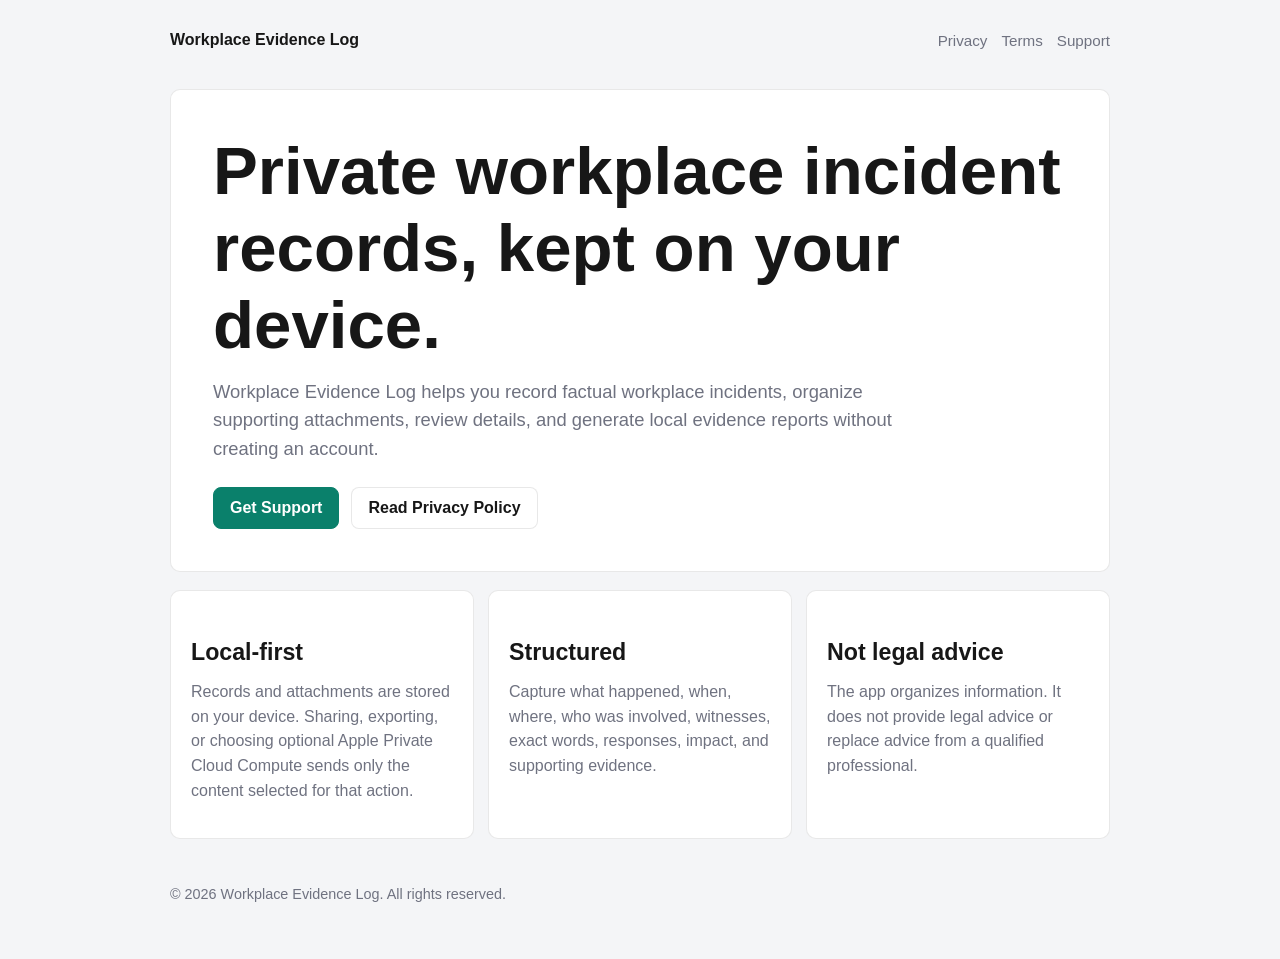
<file: index.html>
<!doctype html>
<html lang="en">
  <head>
    <meta charset="utf-8">
    <meta name="viewport" content="width=device-width, initial-scale=1">
    <title>Workplace Evidence Log</title>
    <meta name="description" content="A private, local-first workplace incident and evidence log.">
    <link rel="stylesheet" href="./assets/styles.css">
  </head>
  <body>
    <header class="site-header">
      <a class="brand" href="./">Workplace Evidence Log</a>
      <nav class="nav" aria-label="Main navigation">
        <a href="./privacy/">Privacy</a>
        <a href="./terms/">Terms</a>
        <a href="./support/">Support</a>
      </nav>
    </header>

    <main class="site-main">
      <section class="hero">
        <h1>Private workplace incident records, kept on your device.</h1>
        <p class="lead">Workplace Evidence Log helps you record factual workplace incidents, organize supporting attachments, review details, and generate local evidence reports without creating an account.</p>
        <div class="button-row">
          <a class="button primary" href="./support/">Get Support</a>
          <a class="button" href="./privacy/">Read Privacy Policy</a>
        </div>
      </section>

      <section class="grid" aria-label="Product principles">
        <article class="card">
          <h2>Local-first</h2>
          <p>Records and attachments are stored on your device. Sharing, exporting, or choosing optional Apple Private Cloud Compute sends only the content selected for that action.</p>
        </article>
        <article class="card">
          <h2>Structured</h2>
          <p>Capture what happened, when, where, who was involved, witnesses, exact words, responses, impact, and supporting evidence.</p>
        </article>
        <article class="card">
          <h2>Not legal advice</h2>
          <p>The app organizes information. It does not provide legal advice or replace advice from a qualified professional.</p>
        </article>
      </section>
    </main>

    <footer class="site-footer">
      <p>&copy; 2026 Workplace Evidence Log. All rights reserved.</p>
    </footer>
  </body>
</html>
</file>
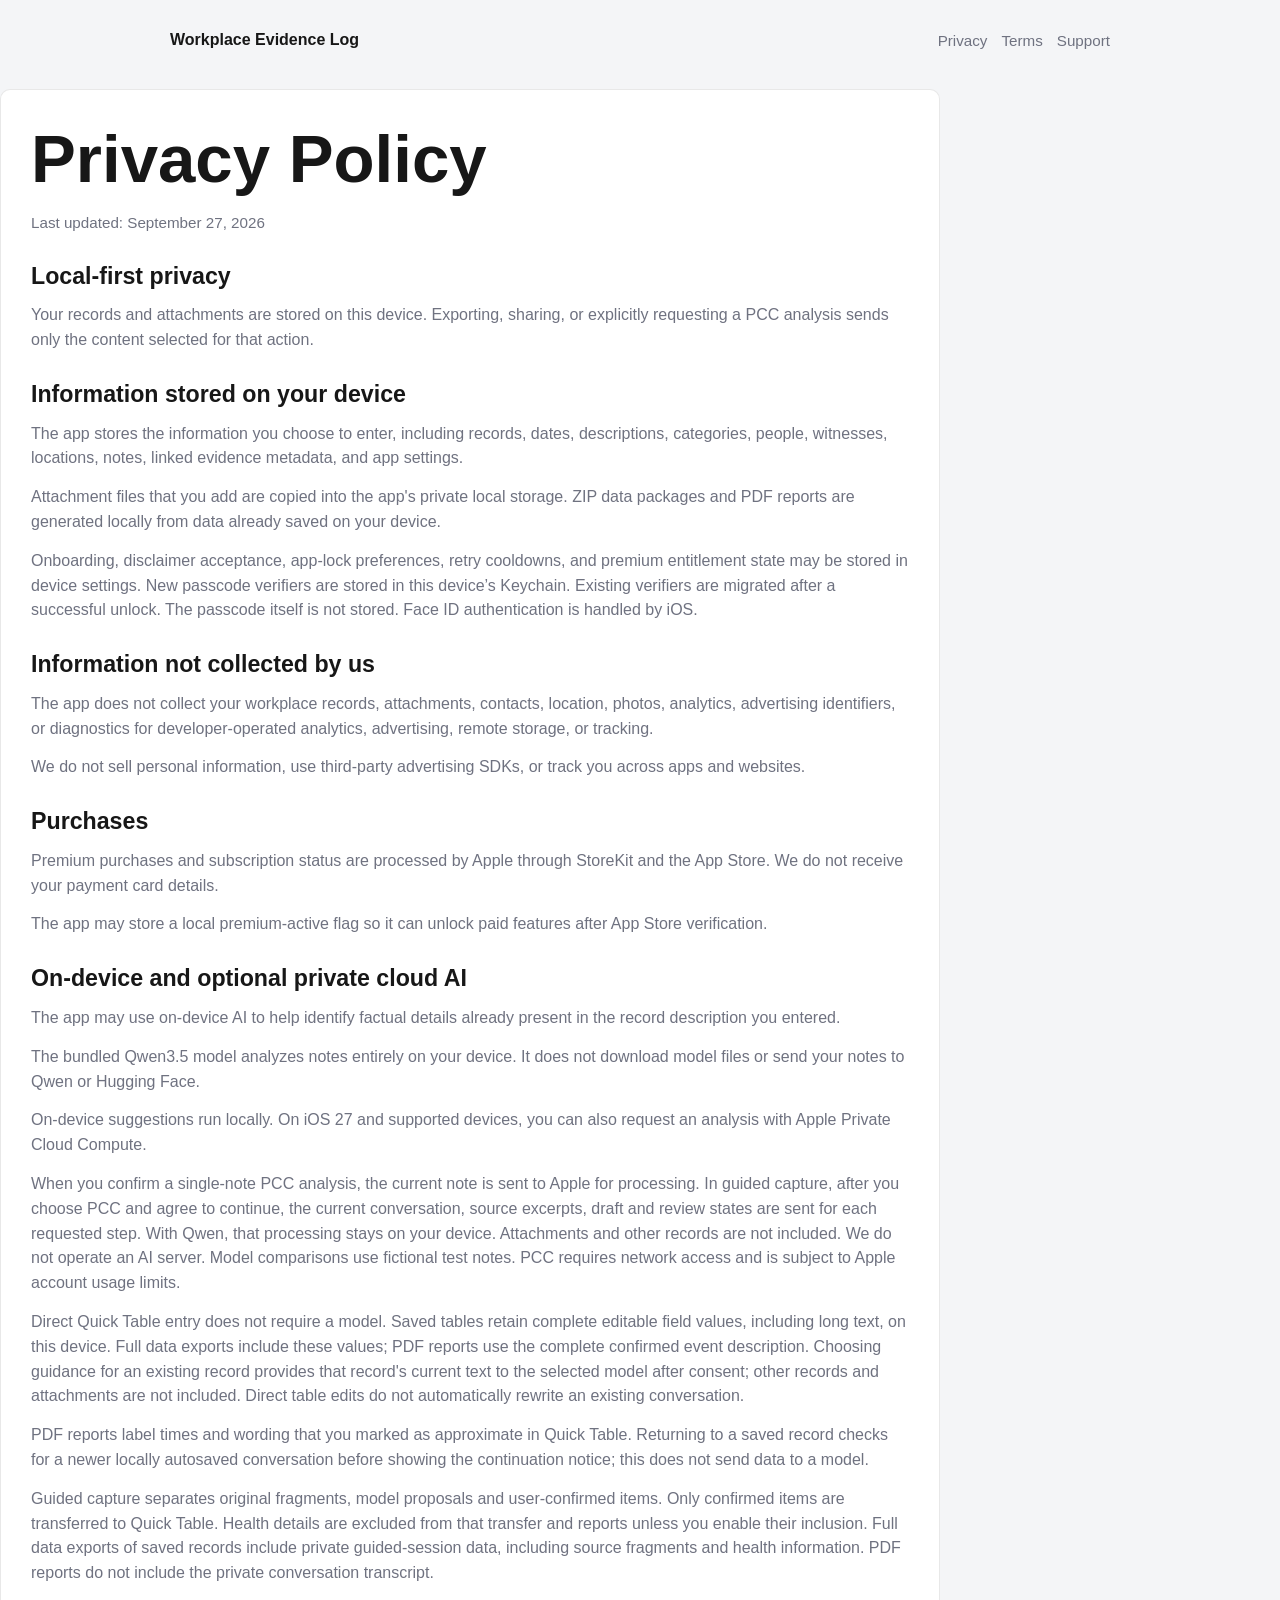
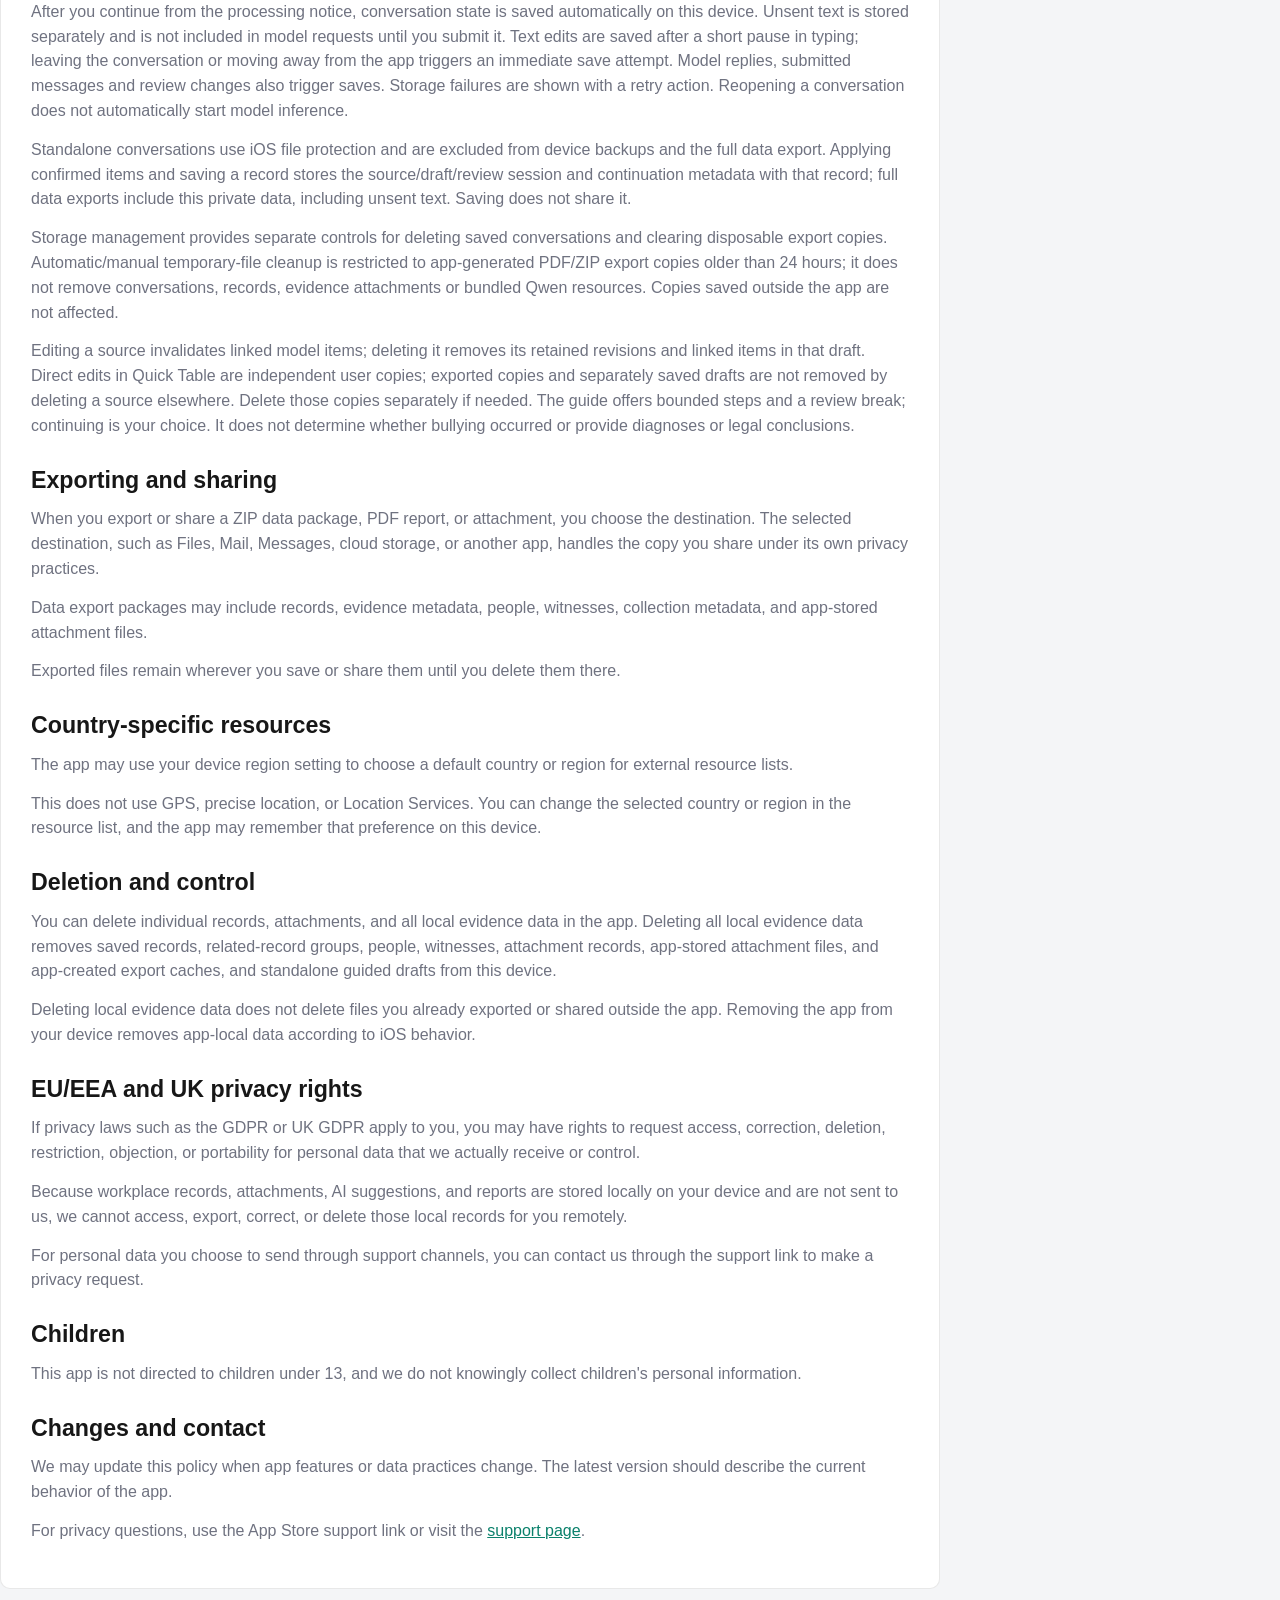
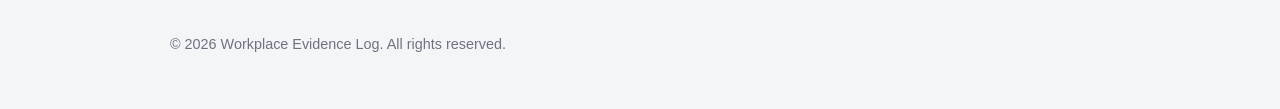
<file: privacy/index.html>
<!doctype html>
<html lang="en">
  <head>
    <meta charset="utf-8">
    <meta name="viewport" content="width=device-width, initial-scale=1">
    <title>Privacy Policy - Workplace Evidence Log</title>
    <meta name="description" content="Privacy Policy for Workplace Evidence Log.">
    <link rel="stylesheet" href="../assets/styles.css">
  </head>
  <body>
    <header class="site-header">
      <a class="brand" href="../">Workplace Evidence Log</a>
      <nav class="nav" aria-label="Main navigation">
        <a href="../privacy/">Privacy</a>
        <a href="../terms/">Terms</a>
        <a href="../support/">Support</a>
      </nav>
    </header>

    <main class="site-main legal">
      <h1>Privacy Policy</h1>
      <p class="updated">Last updated: September 27, 2026</p>

      <h2>Local-first privacy</h2>
      <p>Your records and attachments are stored on this device. Exporting, sharing, or explicitly requesting a PCC analysis sends only the content selected for that action.</p>

      <h2>Information stored on your device</h2>
      <p>The app stores the information you choose to enter, including records, dates, descriptions, categories, people, witnesses, locations, notes, linked evidence metadata, and app settings.</p>
      <p>Attachment files that you add are copied into the app&#x27;s private local storage. ZIP data packages and PDF reports are generated locally from data already saved on your device.</p>
      <p>Onboarding, disclaimer acceptance, app-lock preferences, retry cooldowns, and premium entitlement state may be stored in device settings. New passcode verifiers are stored in this device’s Keychain. Existing verifiers are migrated after a successful unlock. The passcode itself is not stored. Face ID authentication is handled by iOS.</p>

      <h2>Information not collected by us</h2>
      <p>The app does not collect your workplace records, attachments, contacts, location, photos, analytics, advertising identifiers, or diagnostics for developer-operated analytics, advertising, remote storage, or tracking.</p>
      <p>We do not sell personal information, use third-party advertising SDKs, or track you across apps and websites.</p>

      <h2>Purchases</h2>
      <p>Premium purchases and subscription status are processed by Apple through StoreKit and the App Store. We do not receive your payment card details.</p>
      <p>The app may store a local premium-active flag so it can unlock paid features after App Store verification.</p>

      <h2>On-device and optional private cloud AI</h2>
      <p>The app may use on-device AI to help identify factual details already present in the record description you entered.</p>
      <p>The bundled Qwen3.5 model analyzes notes entirely on your device. It does not download model files or send your notes to Qwen or Hugging Face.</p>
      <p>On-device suggestions run locally. On iOS 27 and supported devices, you can also request an analysis with Apple Private Cloud Compute.</p>
      <p>When you confirm a single-note PCC analysis, the current note is sent to Apple for processing. In guided capture, after you choose PCC and agree to continue, the current conversation, source excerpts, draft and review states are sent for each requested step. With Qwen, that processing stays on your device. Attachments and other records are not included. We do not operate an AI server. Model comparisons use fictional test notes. PCC requires network access and is subject to Apple account usage limits.</p>
      <p>Direct Quick Table entry does not require a model. Saved tables retain complete editable field values, including long text, on this device. Full data exports include these values; PDF reports use the complete confirmed event description. Choosing guidance for an existing record provides that record&#x27;s current text to the selected model after consent; other records and attachments are not included. Direct table edits do not automatically rewrite an existing conversation.</p>
      <p>PDF reports label times and wording that you marked as approximate in Quick Table. Returning to a saved record checks for a newer locally autosaved conversation before showing the continuation notice; this does not send data to a model.</p>
      <p>Guided capture separates original fragments, model proposals and user-confirmed items. Only confirmed items are transferred to Quick Table. Health details are excluded from that transfer and reports unless you enable their inclusion. Full data exports of saved records include private guided-session data, including source fragments and health information. PDF reports do not include the private conversation transcript.</p>
      <p>After you continue from the processing notice, conversation state is saved automatically on this device. Unsent text is stored separately and is not included in model requests until you submit it. Text edits are saved after a short pause in typing; leaving the conversation or moving away from the app triggers an immediate save attempt. Model replies, submitted messages and review changes also trigger saves. Storage failures are shown with a retry action. Reopening a conversation does not automatically start model inference.</p>
      <p>Standalone conversations use iOS file protection and are excluded from device backups and the full data export. Applying confirmed items and saving a record stores the source/draft/review session and continuation metadata with that record; full data exports include this private data, including unsent text. Saving does not share it.</p>
      <p>Storage management provides separate controls for deleting saved conversations and clearing disposable export copies. Automatic/manual temporary-file cleanup is restricted to app-generated PDF/ZIP export copies older than 24 hours; it does not remove conversations, records, evidence attachments or bundled Qwen resources. Copies saved outside the app are not affected.</p>
      <p>Editing a source invalidates linked model items; deleting it removes its retained revisions and linked items in that draft. Direct edits in Quick Table are independent user copies; exported copies and separately saved drafts are not removed by deleting a source elsewhere. Delete those copies separately if needed. The guide offers bounded steps and a review break; continuing is your choice. It does not determine whether bullying occurred or provide diagnoses or legal conclusions.</p>

      <h2>Exporting and sharing</h2>
      <p>When you export or share a ZIP data package, PDF report, or attachment, you choose the destination. The selected destination, such as Files, Mail, Messages, cloud storage, or another app, handles the copy you share under its own privacy practices.</p>
      <p>Data export packages may include records, evidence metadata, people, witnesses, collection metadata, and app-stored attachment files.</p>
      <p>Exported files remain wherever you save or share them until you delete them there.</p>

      <h2>Country-specific resources</h2>
      <p>The app may use your device region setting to choose a default country or region for external resource lists.</p>
      <p>This does not use GPS, precise location, or Location Services. You can change the selected country or region in the resource list, and the app may remember that preference on this device.</p>

      <h2>Deletion and control</h2>
      <p>You can delete individual records, attachments, and all local evidence data in the app. Deleting all local evidence data removes saved records, related-record groups, people, witnesses, attachment records, app-stored attachment files, and app-created export caches, and standalone guided drafts from this device.</p>
      <p>Deleting local evidence data does not delete files you already exported or shared outside the app. Removing the app from your device removes app-local data according to iOS behavior.</p>

      <h2>EU/EEA and UK privacy rights</h2>
      <p>If privacy laws such as the GDPR or UK GDPR apply to you, you may have rights to request access, correction, deletion, restriction, objection, or portability for personal data that we actually receive or control.</p>
      <p>Because workplace records, attachments, AI suggestions, and reports are stored locally on your device and are not sent to us, we cannot access, export, correct, or delete those local records for you remotely.</p>
      <p>For personal data you choose to send through support channels, you can contact us through the support link to make a privacy request.</p>

      <h2>Children</h2>
      <p>This app is not directed to children under 13, and we do not knowingly collect children's personal information.</p>

      <h2>Changes and contact</h2>
      <p>We may update this policy when app features or data practices change. The latest version should describe the current behavior of the app.</p>
      <p>For privacy questions, use the App Store support link or visit the <a href="../support/">support page</a>.</p>
    </main>

    <footer class="site-footer">
      <p>&copy; 2026 Workplace Evidence Log. All rights reserved.</p>
    </footer>
  </body>
</html>
</file>
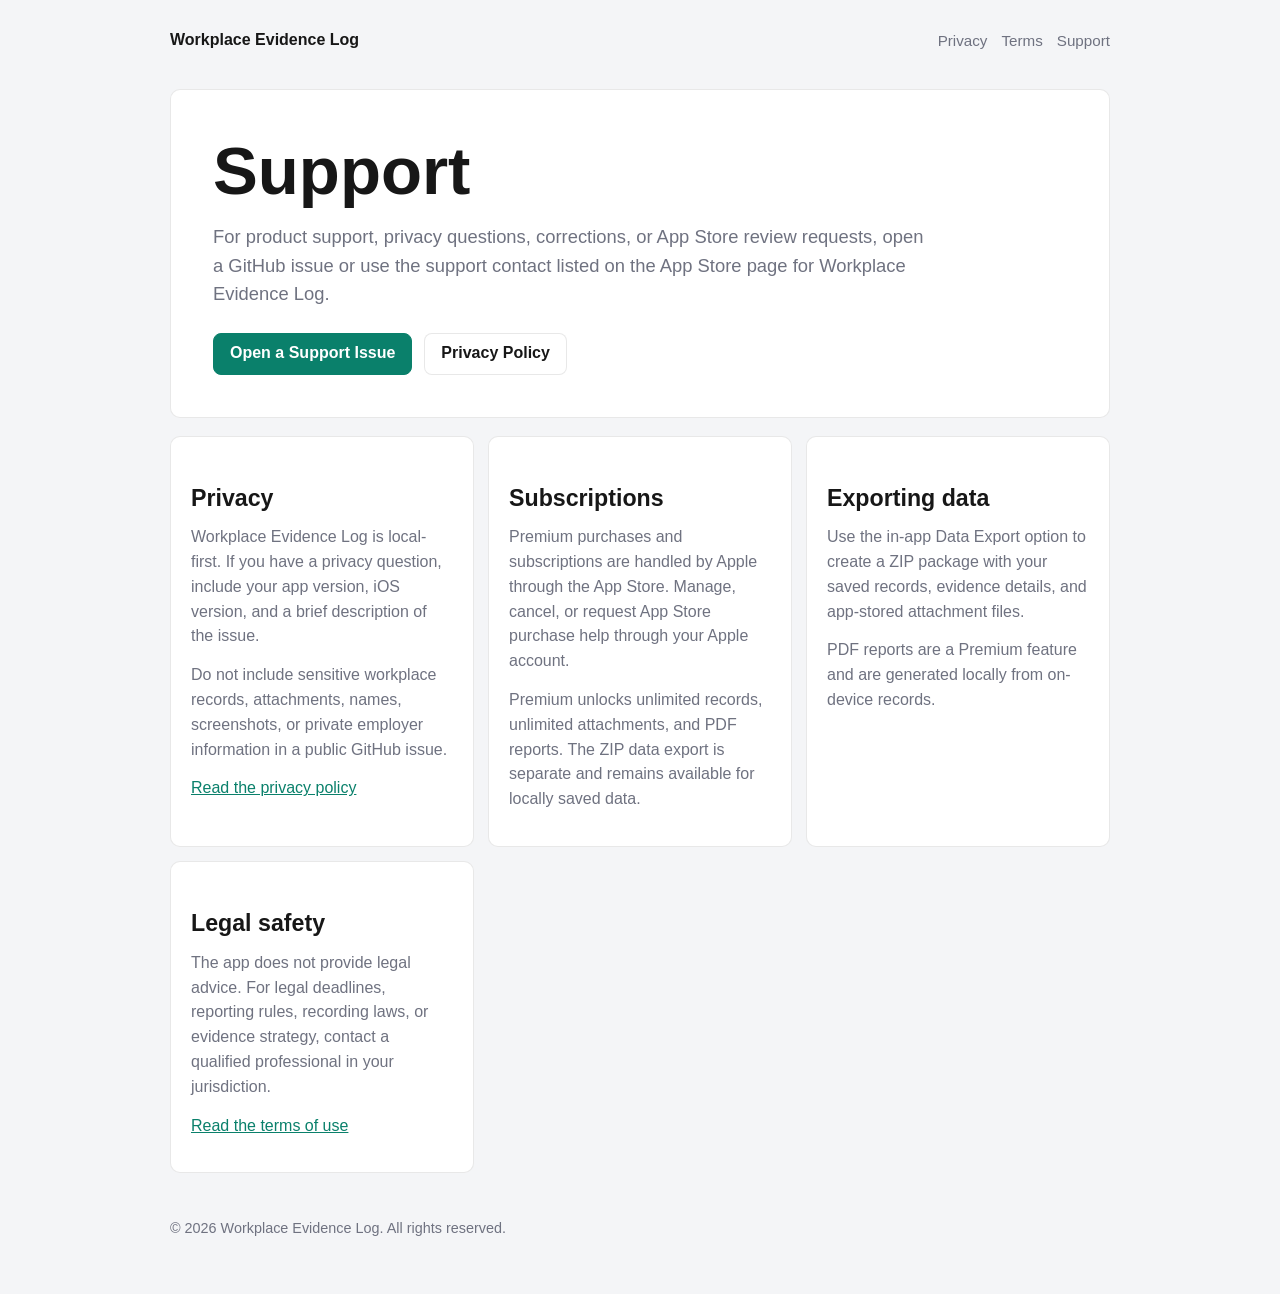
<file: support/index.html>
<!doctype html>
<html lang="en">
  <head>
    <meta charset="utf-8">
    <meta name="viewport" content="width=device-width, initial-scale=1">
    <title>Support - Workplace Evidence Log</title>
    <meta name="description" content="Support information for Workplace Evidence Log.">
    <link rel="stylesheet" href="../assets/styles.css">
  </head>
  <body>
    <header class="site-header">
      <a class="brand" href="../">Workplace Evidence Log</a>
      <nav class="nav" aria-label="Main navigation">
        <a href="../privacy/">Privacy</a>
        <a href="../terms/">Terms</a>
        <a href="../support/">Support</a>
      </nav>
    </header>

    <main class="site-main">
      <section class="hero">
        <h1>Support</h1>
        <p class="lead">For product support, privacy questions, corrections, or App Store review requests, open a GitHub issue or use the support contact listed on the App Store page for Workplace Evidence Log.</p>
        <div class="button-row">
          <a class="button primary" href="https://github.com/YizeSun/WorkplaceEvidenceLog/issues">Open a Support Issue</a>
          <a class="button" href="../privacy/">Privacy Policy</a>
        </div>
      </section>

      <section class="grid" aria-label="Support topics">
        <article class="card">
          <h2>Privacy</h2>
          <p>Workplace Evidence Log is local-first. If you have a privacy question, include your app version, iOS version, and a brief description of the issue.</p>
          <p>Do not include sensitive workplace records, attachments, names, screenshots, or private employer information in a public GitHub issue.</p>
          <p><a href="../privacy/">Read the privacy policy</a></p>
        </article>
        <article class="card">
          <h2>Subscriptions</h2>
          <p>Premium purchases and subscriptions are handled by Apple through the App Store. Manage, cancel, or request App Store purchase help through your Apple account.</p>
          <p>Premium unlocks unlimited records, unlimited attachments, and PDF reports. The ZIP data export is separate and remains available for locally saved data.</p>
        </article>
        <article class="card">
          <h2>Exporting data</h2>
          <p>Use the in-app Data Export option to create a ZIP package with your saved records, evidence details, and app-stored attachment files.</p>
          <p>PDF reports are a Premium feature and are generated locally from on-device records.</p>
        </article>
        <article class="card">
          <h2>Legal safety</h2>
          <p>The app does not provide legal advice. For legal deadlines, reporting rules, recording laws, or evidence strategy, contact a qualified professional in your jurisdiction.</p>
          <p><a href="../terms/">Read the terms of use</a></p>
        </article>
      </section>
    </main>

    <footer class="site-footer">
      <p>&copy; 2026 Workplace Evidence Log. All rights reserved.</p>
    </footer>
  </body>
</html>
</file>
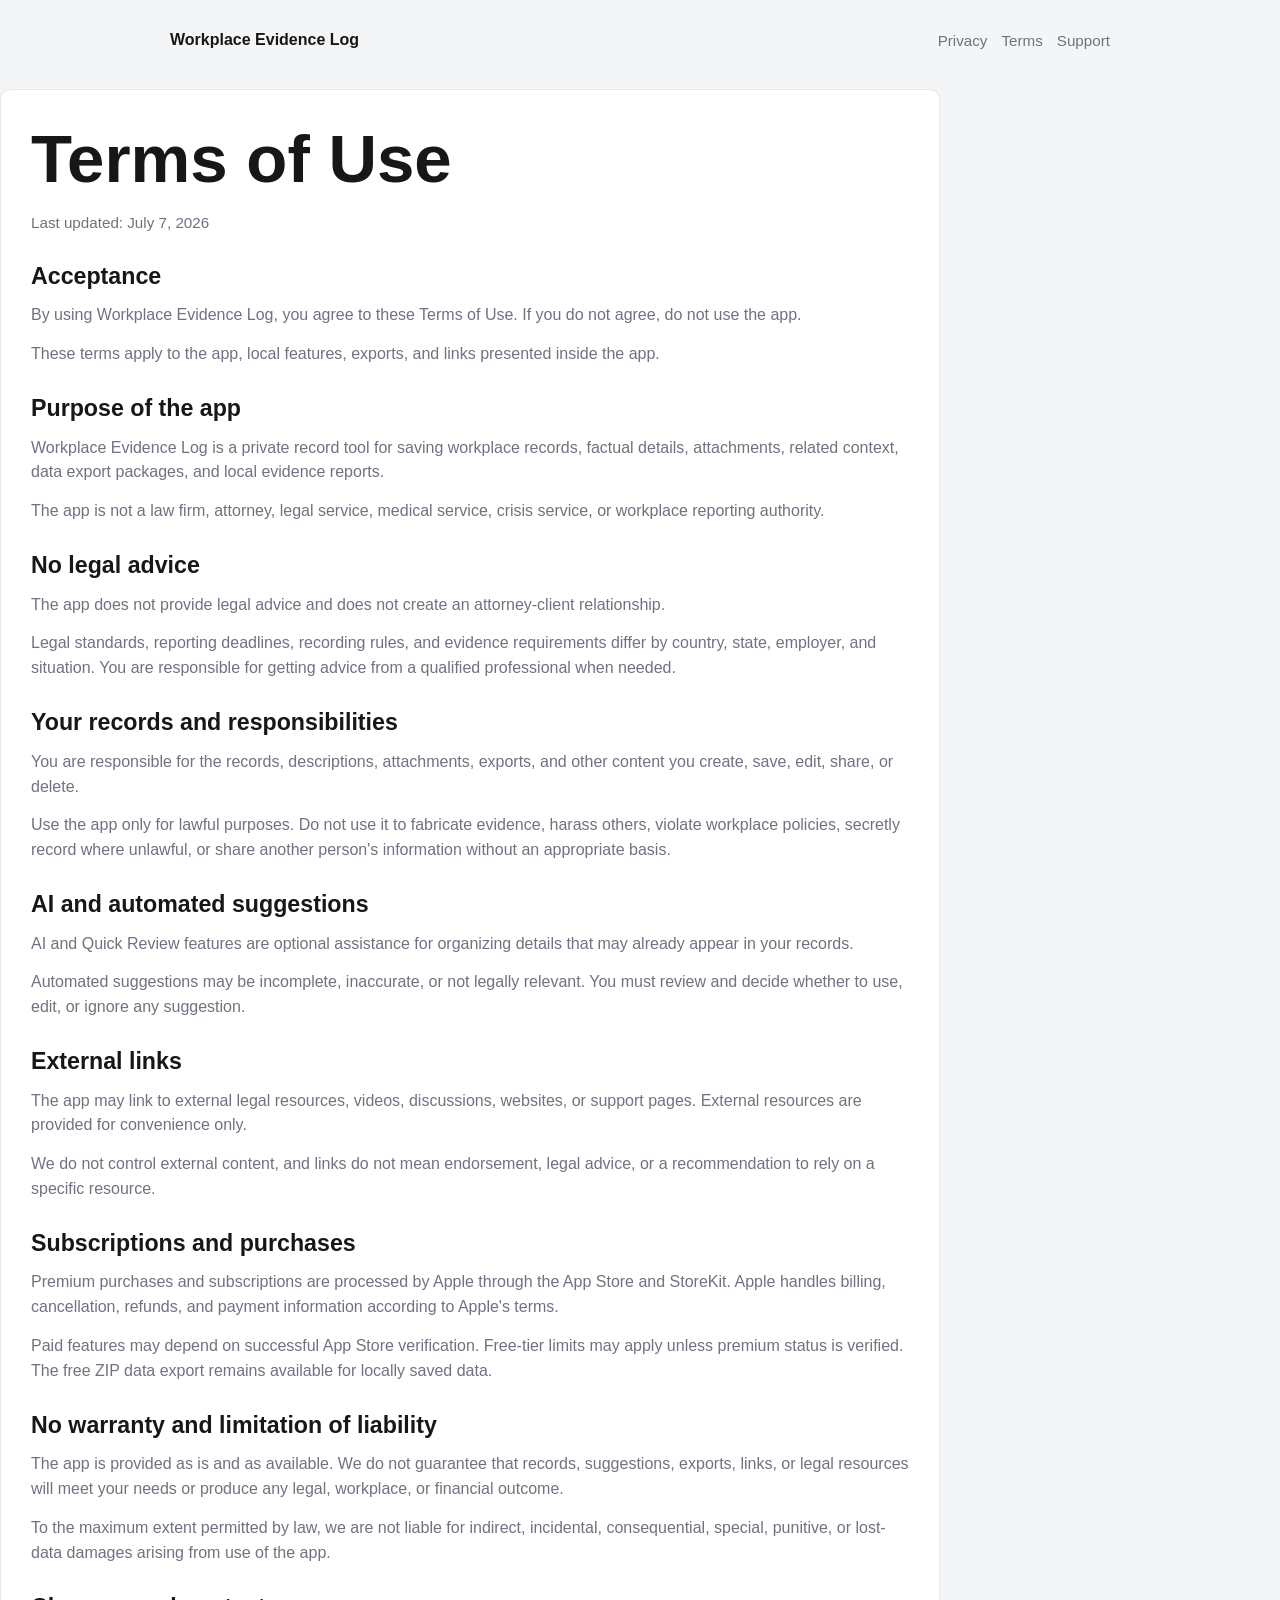
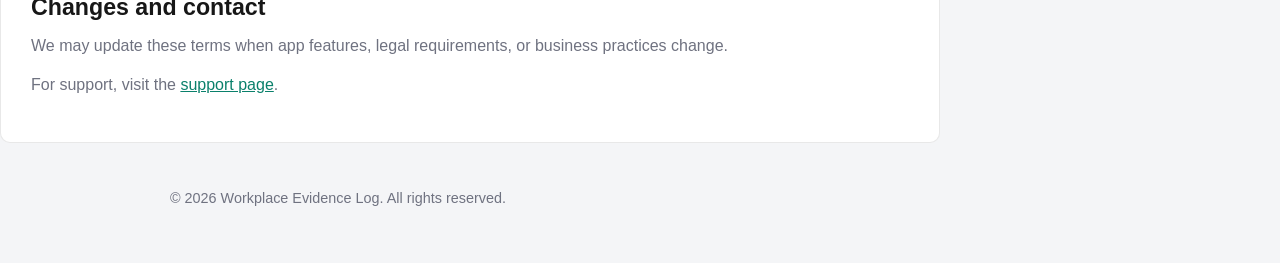
<file: terms/index.html>
<!doctype html>
<html lang="en">
  <head>
    <meta charset="utf-8">
    <meta name="viewport" content="width=device-width, initial-scale=1">
    <title>Terms of Use - Workplace Evidence Log</title>
    <meta name="description" content="Terms of Use for Workplace Evidence Log.">
    <link rel="stylesheet" href="../assets/styles.css">
  </head>
  <body>
    <header class="site-header">
      <a class="brand" href="../">Workplace Evidence Log</a>
      <nav class="nav" aria-label="Main navigation">
        <a href="../privacy/">Privacy</a>
        <a href="../terms/">Terms</a>
        <a href="../support/">Support</a>
      </nav>
    </header>

    <main class="site-main legal">
      <h1>Terms of Use</h1>
      <p class="updated">Last updated: July 7, 2026</p>

      <h2>Acceptance</h2>
      <p>By using Workplace Evidence Log, you agree to these Terms of Use. If you do not agree, do not use the app.</p>
      <p>These terms apply to the app, local features, exports, and links presented inside the app.</p>

      <h2>Purpose of the app</h2>
      <p>Workplace Evidence Log is a private record tool for saving workplace records, factual details, attachments, related context, data export packages, and local evidence reports.</p>
      <p>The app is not a law firm, attorney, legal service, medical service, crisis service, or workplace reporting authority.</p>

      <h2>No legal advice</h2>
      <p>The app does not provide legal advice and does not create an attorney-client relationship.</p>
      <p>Legal standards, reporting deadlines, recording rules, and evidence requirements differ by country, state, employer, and situation. You are responsible for getting advice from a qualified professional when needed.</p>

      <h2>Your records and responsibilities</h2>
      <p>You are responsible for the records, descriptions, attachments, exports, and other content you create, save, edit, share, or delete.</p>
      <p>Use the app only for lawful purposes. Do not use it to fabricate evidence, harass others, violate workplace policies, secretly record where unlawful, or share another person's information without an appropriate basis.</p>

      <h2>AI and automated suggestions</h2>
      <p>AI and Quick Review features are optional assistance for organizing details that may already appear in your records.</p>
      <p>Automated suggestions may be incomplete, inaccurate, or not legally relevant. You must review and decide whether to use, edit, or ignore any suggestion.</p>

      <h2>External links</h2>
      <p>The app may link to external legal resources, videos, discussions, websites, or support pages. External resources are provided for convenience only.</p>
      <p>We do not control external content, and links do not mean endorsement, legal advice, or a recommendation to rely on a specific resource.</p>

      <h2>Subscriptions and purchases</h2>
      <p>Premium purchases and subscriptions are processed by Apple through the App Store and StoreKit. Apple handles billing, cancellation, refunds, and payment information according to Apple's terms.</p>
      <p>Paid features may depend on successful App Store verification. Free-tier limits may apply unless premium status is verified. The free ZIP data export remains available for locally saved data.</p>

      <h2>No warranty and limitation of liability</h2>
      <p>The app is provided as is and as available. We do not guarantee that records, suggestions, exports, links, or legal resources will meet your needs or produce any legal, workplace, or financial outcome.</p>
      <p>To the maximum extent permitted by law, we are not liable for indirect, incidental, consequential, special, punitive, or lost-data damages arising from use of the app.</p>

      <h2>Changes and contact</h2>
      <p>We may update these terms when app features, legal requirements, or business practices change.</p>
      <p>For support, visit the <a href="../support/">support page</a>.</p>
    </main>

    <footer class="site-footer">
      <p>&copy; 2026 Workplace Evidence Log. All rights reserved.</p>
    </footer>
  </body>
</html>
</file>
<file: assets/styles.css>
:root {
  color-scheme: light dark;
  --accent: #0a806b;
  --ink: #171717;
  --muted: #6f7280;
  --surface: #f4f5f7;
  --card: #ffffff;
  --border: rgba(0, 0, 0, 0.09);
}

* {
  box-sizing: border-box;
}

body {
  margin: 0;
  font-family: -apple-system, BlinkMacSystemFont, "Segoe UI", sans-serif;
  line-height: 1.55;
  color: var(--ink);
  background: var(--surface);
}

a {
  color: var(--accent);
}

.site-header,
.site-main,
.site-footer {
  width: min(940px, calc(100% - 32px));
  margin: 0 auto;
}

.site-header {
  display: flex;
  justify-content: space-between;
  align-items: center;
  gap: 16px;
  padding: 28px 0 18px;
}

.brand {
  font-weight: 700;
  color: var(--ink);
  text-decoration: none;
}

.nav {
  display: flex;
  gap: 14px;
  flex-wrap: wrap;
}

.nav a {
  color: var(--muted);
  font-size: 0.95rem;
  text-decoration: none;
}

.hero,
.card {
  background: var(--card);
  border: 1px solid var(--border);
  border-radius: 10px;
}

.hero {
  padding: 42px;
  margin: 18px 0;
}

h1,
h2,
h3 {
  line-height: 1.15;
  margin: 0 0 14px;
}

h1 {
  font-size: clamp(2.2rem, 6vw, 4.2rem);
  letter-spacing: 0;
}

h2 {
  font-size: 1.45rem;
  margin-top: 28px;
}

p {
  margin: 0 0 14px;
}

.lead {
  max-width: 720px;
  font-size: 1.15rem;
  color: var(--muted);
}

.grid {
  display: grid;
  grid-template-columns: repeat(3, minmax(0, 1fr));
  gap: 14px;
  margin: 18px 0;
}

.card {
  padding: 20px;
}

.card p,
.legal p,
.legal li {
  color: var(--muted);
}

.button-row {
  display: flex;
  gap: 12px;
  flex-wrap: wrap;
  margin-top: 24px;
}

.button {
  display: inline-flex;
  align-items: center;
  justify-content: center;
  min-height: 42px;
  padding: 0 16px;
  border-radius: 8px;
  border: 1px solid var(--border);
  color: var(--ink);
  background: var(--card);
  font-weight: 650;
  text-decoration: none;
}

.button.primary {
  color: white;
  background: var(--accent);
  border-color: var(--accent);
}

.legal {
  background: var(--card);
  border: 1px solid var(--border);
  border-radius: 10px;
  padding: 30px;
  margin: 18px 0;
}

.updated {
  color: var(--muted);
  font-size: 0.95rem;
}

.site-footer {
  color: var(--muted);
  font-size: 0.9rem;
  padding: 26px 0 40px;
}

@media (max-width: 760px) {
  .site-header {
    align-items: flex-start;
    flex-direction: column;
  }

  .hero,
  .legal {
    padding: 26px;
  }

  .grid {
    grid-template-columns: 1fr;
  }
}

@media (prefers-color-scheme: dark) {
  :root {
    --ink: #f5f5f7;
    --muted: #a7a7b1;
    --surface: #000000;
    --card: #1c1c1e;
    --border: rgba(255, 255, 255, 0.12);
  }
}
</file>
